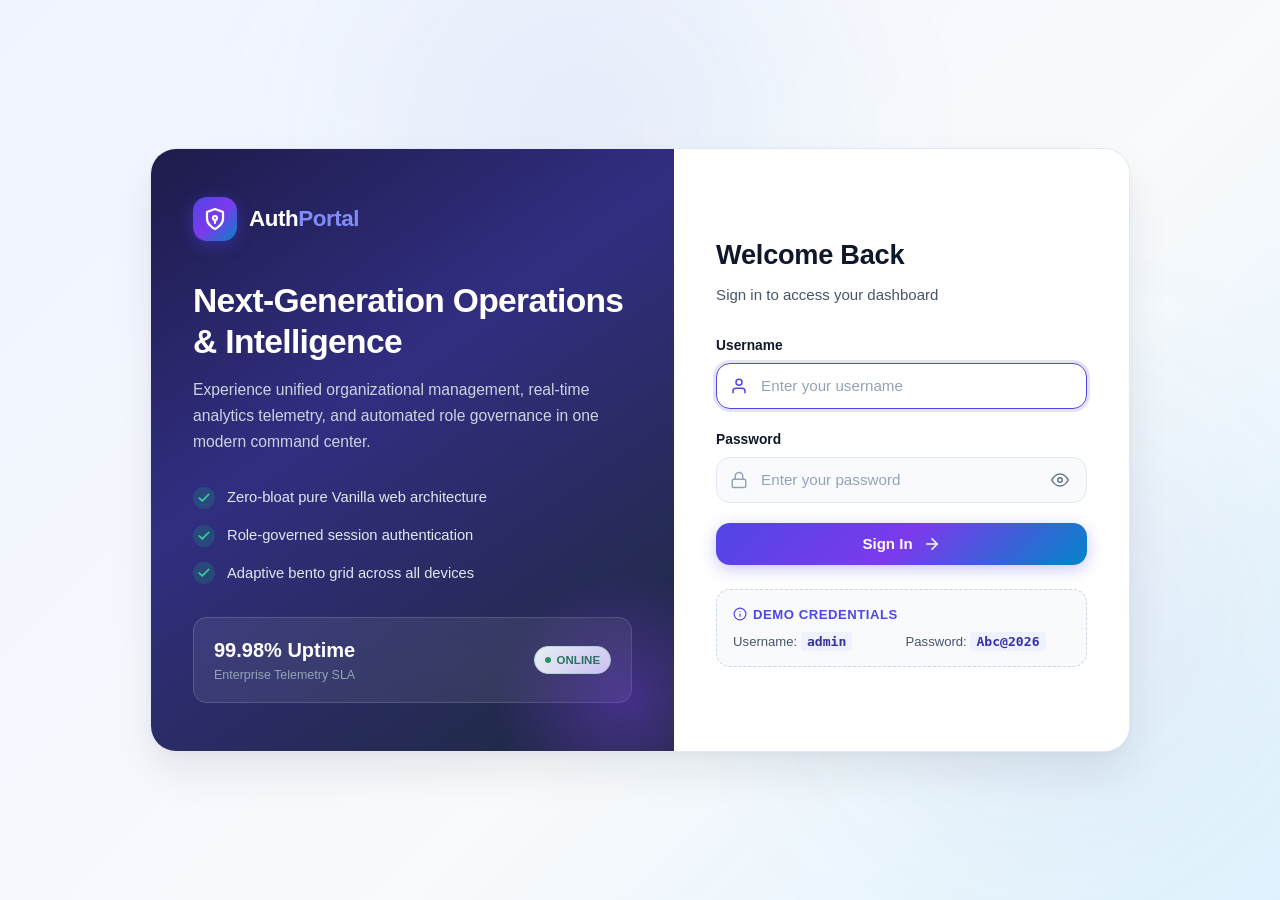
<file: index.html>
<!DOCTYPE html>
<html lang="en">
<head>
  <meta charset="UTF-8">
  <meta name="viewport" content="width=device-width, initial-scale=1.0">
  <title>User Authentication | user-auth11092026</title>
  <meta name="description" content="Secure and modern user authentication gateway for the 2026 user dashboard platform.">
  <link rel="stylesheet" href="css/style.css">
</head>
<body class="auth-page">

  <!-- Ambient Background Mesh Glows -->
  <div class="bg-mesh-glow-1" aria-hidden="true"></div>
  <div class="bg-mesh-glow-2" aria-hidden="true"></div>

  <main class="auth-split-wrapper">
    
    <!-- Left Showcase Column (Brand & Platform Highlight) -->
    <section class="auth-showcase">
      <div>
        <div class="showcase-brand">
          <div class="showcase-logo-icon">
            <svg viewBox="0 0 24 24" fill="none" stroke="currentColor" stroke-width="2.2" stroke-linecap="round" stroke-linejoin="round" aria-hidden="true">
              <path d="M12 22s8-4 8-10V5l-8-3-8 3v7c0 6 8 10 8 10z"/>
              <circle cx="12" cy="11" r="2"/>
              <path d="M12 13v3"/>
            </svg>
          </div>
          <div class="showcase-logo-text">Auth<span>Portal</span></div>
        </div>

        <h2 class="showcase-hero-title">Next-Generation Operations &amp; Intelligence</h2>
        <p class="showcase-hero-desc">
          Experience unified organizational management, real-time analytics telemetry, and automated role governance in one modern command center.
        </p>

        <ul class="showcase-benefits">
          <li class="showcase-benefit-item">
            <span class="showcase-check-icon" aria-hidden="true">
              <svg width="14" height="14" viewBox="0 0 24 24" fill="none" stroke="currentColor" stroke-width="3" stroke-linecap="round" stroke-linejoin="round">
                <polyline points="20 6 9 17 4 12"/>
              </svg>
            </span>
            <span>Zero-bloat pure Vanilla web architecture</span>
          </li>
          <li class="showcase-benefit-item">
            <span class="showcase-check-icon" aria-hidden="true">
              <svg width="14" height="14" viewBox="0 0 24 24" fill="none" stroke="currentColor" stroke-width="3" stroke-linecap="round" stroke-linejoin="round">
                <polyline points="20 6 9 17 4 12"/>
              </svg>
            </span>
            <span>Role-governed session authentication</span>
          </li>
          <li class="showcase-benefit-item">
            <span class="showcase-check-icon" aria-hidden="true">
              <svg width="14" height="14" viewBox="0 0 24 24" fill="none" stroke="currentColor" stroke-width="3" stroke-linecap="round" stroke-linejoin="round">
                <polyline points="20 6 9 17 4 12"/>
              </svg>
            </span>
            <span>Adaptive bento grid across all devices</span>
          </li>
        </ul>
      </div>

      <!-- Floating Stat Glass Badge -->
      <div class="showcase-stat-glass">
        <div>
          <div class="stat-metric-bold">99.98% Uptime</div>
          <div class="stat-metric-sub">Enterprise Telemetry SLA</div>
        </div>
        <div class="console-live-pill">
          <span class="console-live-dot"></span>
          <span>ONLINE</span>
        </div>
      </div>
    </section>

    <!-- Right Authentication Form Column -->
    <section class="auth-form-side">
      
      <header class="auth-form-header">
        <h1 class="auth-title">Welcome Back</h1>
        <p class="auth-subtitle">Sign in to access your dashboard</p>
      </header>

      <!-- Alert Box -->
      <div id="authAlert" class="auth-alert" role="alert" aria-live="assertive">
        <svg class="auth-alert-icon" viewBox="0 0 24 24" fill="none" stroke="currentColor" stroke-width="2" stroke-linecap="round" stroke-linejoin="round" aria-hidden="true">
          <circle cx="12" cy="12" r="10"/>
          <line x1="12" y1="8" x2="12" y2="12"/>
          <line x1="12" y1="16" x2="12.01" y2="16"/>
        </svg>
        <span id="authAlertText"></span>
      </div>

      <!-- Form -->
      <form id="loginForm" class="auth-form" novalidate autocomplete="off">
        
        <!-- Username Field -->
        <div class="form-group">
          <label for="usernameInput" class="form-label">Username</label>
          <div class="input-wrapper">
            <svg class="input-icon" viewBox="0 0 24 24" fill="none" stroke="currentColor" stroke-width="2" stroke-linecap="round" stroke-linejoin="round" aria-hidden="true">
              <path d="M20 21v-2a4 4 0 0 0-4-4H8a4 4 0 0 0-4 4v2"/>
              <circle cx="12" cy="7" r="4"/>
            </svg>
            <input 
              type="text" 
              id="usernameInput" 
              class="form-input" 
              placeholder="Enter your username" 
              required 
              autofocus
              aria-required="true"
            >
          </div>
        </div>

        <!-- Password Field -->
        <div class="form-group">
          <label for="passwordInput" class="form-label">Password</label>
          <div class="input-wrapper">
            <svg class="input-icon" viewBox="0 0 24 24" fill="none" stroke="currentColor" stroke-width="2" stroke-linecap="round" stroke-linejoin="round" aria-hidden="true">
              <rect x="3" y="11" width="18" height="11" rx="2" ry="2"/>
              <path d="M7 11V7a5 5 0 0 1 10 0v4"/>
            </svg>
            <input 
              type="password" 
              id="passwordInput" 
              class="form-input" 
              placeholder="Enter your password" 
              required 
              aria-required="true"
            >
            <button 
              type="button" 
              id="togglePasswordBtn" 
              class="password-toggle" 
              aria-label="Show password" 
              tabindex="0"
            >
              <!-- Eye Icon -->
              <svg class="icon-eye" viewBox="0 0 24 24" fill="none" stroke="currentColor" stroke-width="2" stroke-linecap="round" stroke-linejoin="round">
                <path d="M1 12s4-8 11-8 11 8 11 8-4 8-11 8-11-8-11-8z"/>
                <circle cx="12" cy="12" r="3"/>
              </svg>
              <!-- Eye Off Icon -->
              <svg class="icon-eye-off" viewBox="0 0 24 24" fill="none" stroke="currentColor" stroke-width="2" stroke-linecap="round" stroke-linejoin="round" style="display: none;">
                <path d="M17.94 17.94A10.07 10.07 0 0 1 12 20c-7 0-11-8-11-8a18.45 18.45 0 0 1 5.06-5.94M9.9 4.24A9.12 9.12 0 0 1 12 4c7 0 11 8 11 8a18.5 18.5 0 0 1-2.16 3.19m-6.72-1.07a3 3 0 1 1-4.24-4.24"/>
                <line x1="1" y1="1" x2="23" y2="23"/>
              </svg>
            </button>
          </div>
        </div>

        <!-- Submit Button -->
        <button type="submit" id="loginBtn" class="btn btn-primary btn-full">
          <span class="spinner" aria-hidden="true"></span>
          <span class="btn-text">Sign In</span>
          <svg class="btn-icon" viewBox="0 0 24 24" fill="none" stroke="currentColor" stroke-width="2" stroke-linecap="round" stroke-linejoin="round" aria-hidden="true">
            <line x1="5" y1="12" x2="19" y2="12"/>
            <polyline points="12 5 19 12 12 19"/>
          </svg>
        </button>

      </form>

      <!-- Demo Credentials Hint Box with Quick Fill -->
      <footer class="demo-hint-box" aria-label="Demo login details">
        <div class="demo-hint-title">
          <svg width="14" height="14" viewBox="0 0 24 24" fill="none" stroke="currentColor" stroke-width="2" stroke-linecap="round" stroke-linejoin="round">
            <circle cx="12" cy="12" r="10"/>
            <line x1="12" y1="16" x2="12" y2="12"/>
            <line x1="12" y1="8" x2="12.01" y2="8"/>
          </svg>
          Demo Credentials
        </div>
        <div class="demo-hint-list">
          <div class="demo-hint-item">Username: <code>admin</code></div>
          <div class="demo-hint-item">Password: <code>Abc@2026</code></div>
        </div>
      </footer>

    </section>

  </main>

  <script src="js/script.js"></script>
</body>
</html>
</file>
<file: css/style.css>
/* ==========================================================================
   USER AUTHENTICATION & DASHBOARD - LUMINOUS PEARL & MODERN SLATE THEME
   Repository: user-auth11092026 / user-interface
   ========================================================================== */

/* --------------------------------------------------------------------------
   1. Design Tokens & Variables (Fresh Modern Light Theme)
   -------------------------------------------------------------------------- */
:root {
  /* Color Palette - Fresh, Clean, Luminous */
  --bg-main: #f8fafc;
  --bg-surface: #ffffff;
  --bg-surface-elevated: #ffffff;
  --bg-card: #ffffff;
  --bg-card-hover: #ffffff;
  --bg-card-soft: #f1f5f9;
  --bg-glass: rgba(255, 255, 255, 0.88);

  --text-primary: #0f172a;
  --text-secondary: #475569;
  --text-muted: #64748b;
  --text-light: #94a3b8;
  --text-inverse: #ffffff;

  /* Vibrant Accents & Gradients */
  --primary: #4f46e5;
  --primary-light: #6366f1;
  --primary-dark: #3730a3;
  --primary-soft: rgba(79, 70, 229, 0.08);
  --primary-glow: rgba(79, 70, 229, 0.25);

  --secondary: #0284c7;
  --secondary-light: #0ea5e9;
  --secondary-soft: rgba(2, 132, 199, 0.08);

  --accent-purple: #7c3aed;
  --accent-purple-soft: rgba(124, 58, 237, 0.08);
  --accent-emerald: #059669;
  --accent-emerald-soft: rgba(5, 150, 105, 0.08);
  --accent-rose: #e11d48;
  --accent-rose-soft: rgba(225, 29, 72, 0.08);
  --accent-amber: #d97706;

  /* Gradients */
  --grad-primary: linear-gradient(135deg, #4f46e5 0%, #7c3aed 50%, #0284c7 100%);
  --grad-text: linear-gradient(135deg, #0f172a 30%, #334155 70%, #4f46e5 100%);
  --grad-brand-showcase: linear-gradient(145deg, #1e1b4b 0%, #312e81 40%, #1e293b 100%);
  --grad-accent-pill: linear-gradient(135deg, rgba(79, 70, 229, 0.1) 0%, rgba(2, 132, 199, 0.1) 100%);

  /* Borders & Shadows */
  --border-subtle: #e2e8f0;
  --border-medium: #cbd5e1;
  --border-hover: #94a3b8;
  --border-focus: rgba(79, 70, 229, 0.5);

  --shadow-xs: 0 1px 3px rgba(0, 0, 0, 0.04);
  --shadow-sm: 0 4px 12px rgba(15, 23, 42, 0.05);
  --shadow-md: 0 10px 25px rgba(15, 23, 42, 0.06), 0 2px 6px rgba(15, 23, 42, 0.04);
  --shadow-lg: 0 20px 40px rgba(15, 23, 42, 0.08), 0 4px 10px rgba(15, 23, 42, 0.03);
  --shadow-card-hover: 0 22px 45px rgba(79, 70, 229, 0.12), 0 8px 18px rgba(15, 23, 42, 0.06);

  /* Spacing & Sizes */
  --container-max-width: 1200px;
  --header-height: 76px;
  --border-radius-sm: 8px;
  --border-radius-md: 14px;
  --border-radius-lg: 20px;
  --border-radius-xl: 26px;
  --border-radius-full: 9999px;

  /* Transitions */
  --transition-fast: 0.18s cubic-bezier(0.4, 0, 0.2, 1);
  --transition-normal: 0.28s cubic-bezier(0.4, 0, 0.2, 1);
  --transition-slow: 0.45s cubic-bezier(0.4, 0, 0.2, 1);
}

/* --------------------------------------------------------------------------
   2. Reset & Global Styles
   -------------------------------------------------------------------------- */
*, *::before, *::after {
  margin: 0;
  padding: 0;
  box-sizing: border-box;
}

html {
  scroll-behavior: smooth;
  scroll-padding-top: calc(var(--header-height) + 20px);
}

body {
  font-family: -apple-system, BlinkMacSystemFont, "Segoe UI", Roboto, "Helvetica Neue", Arial, sans-serif;
  background-color: var(--bg-main);
  color: var(--text-primary);
  line-height: 1.6;
  font-size: 16px;
  min-height: 100vh;
  overflow-x: hidden;
  -webkit-font-smoothing: antialiased;
  -moz-osx-font-smoothing: grayscale;
}

/* Atmosphere Ambient Mesh Glows */
.bg-mesh-glow-1 {
  position: fixed;
  top: -120px;
  left: 20%;
  width: 650px;
  height: 500px;
  background: radial-gradient(circle, rgba(79, 70, 229, 0.08) 0%, rgba(2, 132, 199, 0.04) 50%, transparent 70%);
  pointer-events: none;
  z-index: 0;
  filter: blur(80px);
}

.bg-mesh-glow-2 {
  position: fixed;
  bottom: 0;
  right: -50px;
  width: 550px;
  height: 550px;
  background: radial-gradient(circle, rgba(124, 58, 237, 0.07) 0%, rgba(5, 150, 105, 0.03) 60%, transparent 70%);
  pointer-events: none;
  z-index: 0;
  filter: blur(90px);
}

a {
  color: inherit;
  text-decoration: none;
}

button, input, textarea {
  font-family: inherit;
  font-size: inherit;
  border: none;
  outline: none;
}

button {
  cursor: pointer;
}

img, svg {
  display: block;
  max-width: 100%;
}

.container {
  width: 100%;
  max-width: var(--container-max-width);
  margin: 0 auto;
  padding: 0 24px;
  position: relative;
  z-index: 1;
}

/* --------------------------------------------------------------------------
   3. Typography & Badges
   -------------------------------------------------------------------------- */
.section-badge {
  display: inline-flex;
  align-items: center;
  gap: 8px;
  padding: 6px 14px;
  background: var(--primary-soft);
  border: 1px solid rgba(79, 70, 229, 0.2);
  border-radius: var(--border-radius-full);
  font-size: 0.82rem;
  font-weight: 600;
  color: var(--primary);
  letter-spacing: 0.04em;
  text-transform: uppercase;
  margin-bottom: 16px;
}

.badge-dot {
  width: 7px;
  height: 7px;
  border-radius: 50%;
  background: var(--accent-emerald);
  box-shadow: 0 0 8px var(--accent-emerald);
  animation: pulseDot 2s infinite ease-in-out;
}

@keyframes pulseDot {
  0%, 100% { opacity: 1; transform: scale(1); }
  50% { opacity: 0.4; transform: scale(0.85); }
}

.section-title {
  font-size: clamp(2rem, 3.4vw, 2.75rem);
  font-weight: 800;
  line-height: 1.22;
  margin-bottom: 14px;
  color: var(--text-primary);
  letter-spacing: -0.02em;
}

.section-subtitle {
  font-size: 1.05rem;
  color: var(--text-secondary);
  max-width: 620px;
  margin-bottom: 48px;
  line-height: 1.65;
}

.text-center {
  text-align: center;
}

.text-center .section-subtitle {
  margin-left: auto;
  margin-right: auto;
}

/* --------------------------------------------------------------------------
   4. Buttons
   -------------------------------------------------------------------------- */
.btn {
  display: inline-flex;
  align-items: center;
  justify-content: center;
  gap: 10px;
  padding: 12px 24px;
  font-size: 0.94rem;
  font-weight: 600;
  border-radius: var(--border-radius-md);
  transition: all var(--transition-normal);
  position: relative;
  user-select: none;
}

.btn-primary {
  background: var(--grad-primary);
  color: #ffffff;
  box-shadow: 0 4px 16px rgba(79, 70, 229, 0.3);
}

.btn-primary:hover {
  transform: translateY(-2px);
  box-shadow: 0 8px 24px rgba(79, 70, 229, 0.4);
  filter: brightness(1.05);
}

.btn-primary:active {
  transform: translateY(0);
}

.btn-secondary {
  background: #ffffff;
  color: var(--text-primary);
  border: 1px solid var(--border-subtle);
  box-shadow: var(--shadow-xs);
}

.btn-secondary:hover {
  background: #f8fafc;
  border-color: var(--border-medium);
  transform: translateY(-2px);
  box-shadow: var(--shadow-sm);
}

.btn-danger {
  background: #fff1f2;
  color: #be123c;
  border: 1px solid #fecdd3;
  padding: 8px 16px;
  font-size: 0.88rem;
}

.btn-danger:hover {
  background: #e11d48;
  color: #ffffff;
  border-color: #e11d48;
  box-shadow: 0 4px 14px rgba(225, 29, 72, 0.25);
}

.btn-full {
  width: 100%;
}

.btn-icon {
  width: 18px;
  height: 18px;
  transition: transform var(--transition-fast);
}

.btn:hover .btn-icon {
  transform: translateX(3px);
}

/* --------------------------------------------------------------------------
   5. NEW SPLIT-SCREEN AUTHENTICATION PAGE (index.html)
   -------------------------------------------------------------------------- */
.auth-page {
  display: flex;
  align-items: center;
  justify-content: center;
  min-height: 100vh;
  padding: 30px 20px;
  background: linear-gradient(135deg, #f0f4ff 0%, #f8fafc 60%, #e0f2fe 100%);
  position: relative;
}

.auth-split-wrapper {
  width: 100%;
  max-width: 980px;
  background: #ffffff;
  border: 1px solid var(--border-subtle);
  border-radius: var(--border-radius-xl);
  box-shadow: var(--shadow-lg);
  display: grid;
  grid-template-columns: 1.15fr 1fr;
  overflow: hidden;
  position: relative;
  z-index: 2;
  animation: authFadeIn 0.5s ease-out;
}

@keyframes authFadeIn {
  from { opacity: 0; transform: translateY(18px) scale(0.98); }
  to { opacity: 1; transform: translateY(0) scale(1); }
}

/* Left Brand Showcase Column */
.auth-showcase {
  background: var(--grad-brand-showcase);
  color: #ffffff;
  padding: 48px 42px;
  display: flex;
  flex-direction: column;
  justify-content: space-between;
  position: relative;
  overflow: hidden;
}

.auth-showcase::after {
  content: "";
  position: absolute;
  bottom: -80px;
  right: -80px;
  width: 260px;
  height: 260px;
  border-radius: 50%;
  background: radial-gradient(circle, rgba(124, 58, 237, 0.4) 0%, transparent 70%);
  pointer-events: none;
}

.showcase-brand {
  display: flex;
  align-items: center;
  gap: 12px;
  margin-bottom: 40px;
}

.showcase-logo-icon {
  width: 44px;
  height: 44px;
  border-radius: var(--border-radius-md);
  background: var(--grad-primary);
  display: flex;
  align-items: center;
  justify-content: center;
  box-shadow: 0 4px 16px rgba(79, 70, 229, 0.4);
}

.showcase-logo-icon svg {
  width: 24px;
  height: 24px;
  stroke: #ffffff;
}

.showcase-logo-text {
  font-size: 1.4rem;
  font-weight: 800;
  color: #ffffff;
  letter-spacing: -0.02em;
}

.showcase-logo-text span {
  color: #818cf8;
}

.showcase-hero-title {
  font-size: 2.1rem;
  font-weight: 800;
  line-height: 1.22;
  margin-bottom: 14px;
  letter-spacing: -0.02em;
}

.showcase-hero-desc {
  font-size: 0.98rem;
  color: #cbd5e1;
  line-height: 1.65;
  margin-bottom: 32px;
}

.showcase-benefits {
  list-style: none;
  display: flex;
  flex-direction: column;
  gap: 14px;
  margin-bottom: 32px;
}

.showcase-benefit-item {
  display: flex;
  align-items: center;
  gap: 12px;
  font-size: 0.92rem;
  color: #e2e8f0;
}

.showcase-check-icon {
  width: 22px;
  height: 22px;
  border-radius: 50%;
  background: rgba(16, 185, 129, 0.2);
  color: #34d399;
  display: flex;
  align-items: center;
  justify-content: center;
  flex-shrink: 0;
}

/* Floating Glass Stat inside Showcase */
.showcase-stat-glass {
  background: rgba(255, 255, 255, 0.08);
  backdrop-filter: blur(14px);
  border: 1px solid rgba(255, 255, 255, 0.15);
  border-radius: var(--border-radius-md);
  padding: 16px 20px;
  display: flex;
  align-items: center;
  justify-content: space-between;
}

.stat-metric-bold {
  font-size: 1.25rem;
  font-weight: 800;
  color: #ffffff;
}

.stat-metric-sub {
  font-size: 0.78rem;
  color: #94a3b8;
}

/* Right Authentication Form Column */
.auth-form-side {
  padding: 48px 42px;
  display: flex;
  flex-direction: column;
  justify-content: center;
  background: #ffffff;
}

.auth-form-header {
  margin-bottom: 28px;
}

.auth-title {
  font-size: 1.7rem;
  font-weight: 800;
  color: var(--text-primary);
  margin-bottom: 6px;
  letter-spacing: -0.01em;
}

.auth-subtitle {
  font-size: 0.94rem;
  color: var(--text-secondary);
}

/* Alerts */
.auth-alert {
  display: none;
  align-items: center;
  gap: 12px;
  padding: 12px 16px;
  border-radius: var(--border-radius-sm);
  font-size: 0.88rem;
  font-weight: 500;
  margin-bottom: 22px;
  line-height: 1.4;
  animation: shakeAlert 0.4s cubic-bezier(0.36, 0.07, 0.19, 0.97);
}

.auth-alert.show {
  display: flex;
}

.auth-alert-error {
  background: #fef2f2;
  border: 1px solid #fecaca;
  color: #b91c1c;
}

.auth-alert-success {
  background: #f0fdf4;
  border: 1px solid #bbf7d0;
  color: #15803d;
}

.auth-alert-icon {
  flex-shrink: 0;
  width: 18px;
  height: 18px;
}

@keyframes shakeAlert {
  10%, 90% { transform: translate3d(-1px, 0, 0); }
  20%, 80% { transform: translate3d(2px, 0, 0); }
  30%, 50%, 70% { transform: translate3d(-4px, 0, 0); }
  40%, 60% { transform: translate3d(4px, 0, 0); }
}

/* Inputs */
.form-group {
  margin-bottom: 20px;
  position: relative;
}

.form-label {
  display: block;
  font-size: 0.86rem;
  font-weight: 600;
  color: var(--text-primary);
  margin-bottom: 6px;
}

.input-wrapper {
  position: relative;
  display: flex;
  align-items: center;
}

.input-icon {
  position: absolute;
  left: 14px;
  width: 18px;
  height: 18px;
  color: var(--text-light);
  pointer-events: none;
  transition: color var(--transition-fast);
}

.form-input {
  width: 100%;
  height: 46px;
  background: #f8fafc;
  border: 1px solid var(--border-subtle);
  border-radius: var(--border-radius-md);
  padding: 0 16px 0 44px;
  color: var(--text-primary);
  font-size: 0.95rem;
  transition: all var(--transition-normal);
}

.form-input::placeholder {
  color: var(--text-light);
}

.form-input:hover {
  border-color: var(--border-medium);
  background: #ffffff;
}

.form-input:focus {
  border-color: var(--primary);
  box-shadow: 0 0 0 3px rgba(79, 70, 229, 0.15);
  background: #ffffff;
}

.form-input:focus + .input-icon,
.input-wrapper:focus-within .input-icon {
  color: var(--primary);
}

.password-toggle {
  position: absolute;
  right: 12px;
  top: 50%;
  transform: translateY(-50%);
  background: transparent;
  color: var(--text-muted);
  padding: 6px;
  border-radius: 6px;
  display: flex;
  align-items: center;
  justify-content: center;
  transition: color var(--transition-fast);
}

.password-toggle:hover {
  color: var(--text-primary);
}

.password-toggle svg {
  width: 18px;
  height: 18px;
}

/* Spinner */
.btn .spinner {
  display: none;
  width: 18px;
  height: 18px;
  border: 2px solid rgba(255, 255, 255, 0.3);
  border-radius: 50%;
  border-top-color: #ffffff;
  animation: spin 0.75s linear infinite;
}

.btn.loading .btn-text {
  opacity: 0.3;
}

.btn.loading .spinner {
  display: block;
}

@keyframes spin {
  to { transform: rotate(360deg); }
}

/* Demo Credentials Box */
.demo-hint-box {
  margin-top: 24px;
  padding: 14px 16px;
  background: #f8fafc;
  border: 1px dashed #cbd5e1;
  border-radius: var(--border-radius-md);
  font-size: 0.82rem;
  color: var(--text-secondary);
}

.demo-hint-title {
  display: flex;
  align-items: center;
  gap: 6px;
  font-weight: 700;
  color: var(--primary);
  margin-bottom: 6px;
  text-transform: uppercase;
  letter-spacing: 0.04em;
}

.demo-hint-list {
  display: grid;
  grid-template-columns: 1fr 1fr;
  gap: 8px;
}

.demo-hint-item code {
  background: #eef2ff;
  padding: 2px 6px;
  border-radius: 4px;
  color: var(--primary-dark);
  font-weight: 600;
  font-family: monospace;
}

/* --------------------------------------------------------------------------
   6. Dashboard Header (Frosted Glass Modern Navigation)
   -------------------------------------------------------------------------- */
.dashboard-header {
  position: fixed;
  top: 0;
  left: 0;
  right: 0;
  height: var(--header-height);
  background: var(--bg-glass);
  backdrop-filter: blur(20px);
  -webkit-backdrop-filter: blur(20px);
  border-bottom: 1px solid var(--border-subtle);
  z-index: 1000;
  transition: all var(--transition-normal);
}

.dashboard-header.scrolled {
  background: rgba(255, 255, 255, 0.95);
  box-shadow: 0 4px 20px rgba(15, 23, 42, 0.06);
}

.header-container {
  display: flex;
  align-items: center;
  justify-content: space-between;
  height: 100%;
}

.header-logo {
  display: flex;
  align-items: center;
  gap: 12px;
}

.header-logo-icon {
  width: 38px;
  height: 38px;
  border-radius: var(--border-radius-sm);
  background: var(--grad-primary);
  display: flex;
  align-items: center;
  justify-content: center;
  box-shadow: 0 3px 10px rgba(79, 70, 229, 0.3);
}

.header-logo-icon svg {
  width: 20px;
  height: 20px;
  stroke: #ffffff;
}

.header-logo-text {
  font-size: 1.25rem;
  font-weight: 800;
  color: var(--text-primary);
  letter-spacing: -0.02em;
}

.header-logo-text span {
  color: var(--primary);
}

/* Desktop Navigation */
.desktop-nav {
  display: flex;
  align-items: center;
}

.nav-list {
  display: flex;
  align-items: center;
  list-style: none;
  background: #f1f5f9;
  padding: 4px;
  border-radius: var(--border-radius-full);
  gap: 4px;
}

.nav-link {
  display: inline-block;
  padding: 7px 18px;
  font-size: 0.86rem;
  font-weight: 600;
  letter-spacing: 0.04em;
  color: var(--text-secondary);
  border-radius: var(--border-radius-full);
  transition: all var(--transition-fast);
}

.nav-link:hover {
  color: var(--text-primary);
}

/* Active State */
.nav-link.active {
  color: var(--primary);
  background: #ffffff;
  box-shadow: 0 2px 8px rgba(15, 23, 42, 0.08);
}

.header-actions {
  display: flex;
  align-items: center;
  gap: 14px;
}

.user-badge {
  display: flex;
  align-items: center;
  gap: 8px;
  padding: 5px 12px;
  background: #f1f5f9;
  border-radius: var(--border-radius-full);
  font-size: 0.84rem;
  font-weight: 600;
  color: var(--text-primary);
}

.user-avatar {
  width: 24px;
  height: 24px;
  border-radius: 50%;
  background: var(--grad-primary);
  display: flex;
  align-items: center;
  justify-content: center;
  font-size: 0.72rem;
  font-weight: 700;
  color: #ffffff;
}

/* Hamburger Button */
.hamburger-btn {
  display: none;
  flex-direction: column;
  justify-content: center;
  align-items: center;
  width: 40px;
  height: 40px;
  background: #f1f5f9;
  border-radius: var(--border-radius-sm);
  gap: 5px;
  z-index: 1100;
}

.hamburger-line {
  width: 20px;
  height: 2px;
  background: var(--text-primary);
  border-radius: 2px;
  transition: all var(--transition-fast);
}

.hamburger-btn.active .hamburger-line:nth-child(1) {
  transform: translateY(7px) rotate(45deg);
}

.hamburger-btn.active .hamburger-line:nth-child(2) {
  opacity: 0;
}

.hamburger-btn.active .hamburger-line:nth-child(3) {
  transform: translateY(-7px) rotate(-45deg);
}

/* Mobile Drawer */
.mobile-nav-drawer {
  display: none;
  position: fixed;
  top: var(--header-height);
  left: 0;
  right: 0;
  background: #ffffff;
  border-bottom: 1px solid var(--border-subtle);
  padding: 24px;
  z-index: 999;
  flex-direction: column;
  gap: 16px;
  box-shadow: var(--shadow-lg);
  transform: translateY(-100%);
  opacity: 0;
  transition: transform var(--transition-normal), opacity var(--transition-normal);
}

.mobile-nav-drawer.open {
  transform: translateY(0);
  opacity: 1;
}

.mobile-nav-list {
  display: flex;
  flex-direction: column;
  list-style: none;
  gap: 8px;
}

.mobile-nav-link {
  display: block;
  padding: 12px 16px;
  font-size: 0.96rem;
  font-weight: 600;
  color: var(--text-secondary);
  border-radius: var(--border-radius-md);
}

.mobile-nav-link.active {
  color: var(--primary);
  background: var(--primary-soft);
}

.mobile-nav-actions {
  display: flex;
  align-items: center;
  justify-content: space-between;
  padding-top: 16px;
  border-top: 1px solid var(--border-subtle);
}

/* --------------------------------------------------------------------------
   7. HERO SECTION (Fresh New Asymmetric Layout with Bento Dashboard Preview)
   -------------------------------------------------------------------------- */
.hero-section {
  padding-top: calc(var(--header-height) + 50px);
  padding-bottom: 80px;
  position: relative;
}

.hero-grid {
  display: grid;
  grid-template-columns: 1.1fr 1fr;
  gap: 52px;
  align-items: center;
  margin-bottom: 50px;
}

.hero-content {
  max-width: 580px;
}

.hero-title {
  font-size: clamp(2.4rem, 4vw, 3.4rem);
  font-weight: 800;
  line-height: 1.15;
  margin-bottom: 18px;
  letter-spacing: -0.025em;
  color: var(--text-primary);
}

.hero-title span {
  background: var(--grad-primary);
  -webkit-background-clip: text;
  -webkit-text-fill-color: transparent;
}

.hero-description {
  font-size: 1.1rem;
  color: var(--text-secondary);
  line-height: 1.7;
  margin-bottom: 34px;
}

.hero-cta-group {
  display: flex;
  align-items: center;
  gap: 16px;
  flex-wrap: wrap;
}

/* Hero Right Side - Crisp Bento Visual Component (CSS Only) */
.hero-visual {
  position: relative;
}

.bento-console {
  background: #ffffff;
  border: 1px solid var(--border-subtle);
  border-radius: var(--border-radius-xl);
  padding: 24px;
  box-shadow: var(--shadow-lg);
  position: relative;
}

.console-header {
  display: flex;
  align-items: center;
  justify-content: space-between;
  padding-bottom: 16px;
  border-bottom: 1px solid var(--border-subtle);
  margin-bottom: 18px;
}

.window-dots {
  display: flex;
  gap: 6px;
}

.window-dot {
  width: 10px;
  height: 10px;
  border-radius: 50%;
}

.dot-red { background: #f87171; }
.dot-yellow { background: #fbbf24; }
.dot-green { background: #34d399; }

.console-title {
  font-size: 0.8rem;
  color: var(--text-muted);
  font-weight: 700;
  text-transform: uppercase;
  letter-spacing: 0.06em;
}

.console-live-pill {
  display: inline-flex;
  align-items: center;
  gap: 6px;
  padding: 4px 10px;
  background: #f0fdf4;
  border: 1px solid #bbf7d0;
  border-radius: var(--border-radius-full);
  font-size: 0.72rem;
  font-weight: 700;
  color: #15803d;
}

.console-live-dot {
  width: 6px;
  height: 6px;
  border-radius: 50%;
  background: #16a34a;
  animation: pulseDot 2s infinite ease-in-out;
}

.console-stats-grid {
  display: grid;
  grid-template-columns: 1fr 1fr;
  gap: 12px;
  margin-bottom: 18px;
}

.console-stat-box {
  background: #f8fafc;
  border: 1px solid var(--border-subtle);
  border-radius: var(--border-radius-md);
  padding: 14px 16px;
  transition: transform var(--transition-fast);
}

.console-stat-box:hover {
  transform: translateY(-2px);
  border-color: var(--border-medium);
}

.stat-box-label {
  font-size: 0.76rem;
  color: var(--text-muted);
  font-weight: 600;
  text-transform: uppercase;
  margin-bottom: 4px;
}

.stat-box-num {
  font-size: 1.35rem;
  font-weight: 800;
  color: var(--text-primary);
  display: flex;
  align-items: baseline;
  gap: 6px;
}

.stat-box-trend {
  font-size: 0.75rem;
  font-weight: 700;
  color: var(--accent-emerald);
}

/* Activity Visual Graph */
.console-chart-container {
  background: #f8fafc;
  border: 1px solid var(--border-subtle);
  border-radius: var(--border-radius-md);
  padding: 16px;
}

.chart-header {
  display: flex;
  justify-content: space-between;
  align-items: center;
  margin-bottom: 14px;
}

.chart-title {
  font-size: 0.84rem;
  font-weight: 700;
  color: var(--text-primary);
}

.chart-bars {
  display: flex;
  align-items: flex-end;
  gap: 12px;
  height: 85px;
}

.chart-bar-wrap {
  flex: 1;
  display: flex;
  flex-direction: column;
  align-items: center;
  gap: 6px;
  height: 100%;
  justify-content: flex-end;
}

.chart-bar-fill {
  width: 100%;
  background: #e2e8f0;
  border-radius: 4px;
  transition: height 0.4s ease;
}

.chart-bar-fill.active {
  background: var(--grad-primary);
  box-shadow: 0 4px 12px rgba(79, 70, 229, 0.3);
}

.chart-bar-label {
  font-size: 0.7rem;
  color: var(--text-muted);
  font-weight: 600;
}

/* Floating Clean Badges */
.floating-badge {
  position: absolute;
  padding: 10px 16px;
  background: #ffffff;
  border: 1px solid var(--border-subtle);
  border-radius: var(--border-radius-md);
  box-shadow: var(--shadow-md);
  display: flex;
  align-items: center;
  gap: 12px;
  z-index: 3;
  animation: floatMotion 5s ease-in-out infinite alternate;
}

.floating-badge-1 {
  top: -20px;
  right: -16px;
}

.floating-badge-2 {
  bottom: -20px;
  left: -20px;
  animation-delay: -2.5s;
}

@keyframes floatMotion {
  0% { transform: translateY(0); }
  100% { transform: translateY(-8px); }
}

.badge-icon-wrap {
  width: 34px;
  height: 34px;
  border-radius: 50%;
  background: #ecfdf5;
  display: flex;
  align-items: center;
  justify-content: center;
  color: #059669;
}

.badge-icon-purple {
  background: #f5f3ff;
  color: #7c3aed;
}

.badge-text-primary {
  font-size: 0.84rem;
  font-weight: 700;
  color: var(--text-primary);
}

.badge-text-sub {
  font-size: 0.72rem;
  color: var(--text-muted);
}

/* Horizontal KPI Summary Strip across Hero */
.hero-kpi-strip {
  display: grid;
  grid-template-columns: repeat(4, 1fr);
  gap: 20px;
  padding: 24px 30px;
  background: #ffffff;
  border: 1px solid var(--border-subtle);
  border-radius: var(--border-radius-lg);
  box-shadow: var(--shadow-sm);
}

.kpi-strip-item {
  display: flex;
  align-items: center;
  gap: 16px;
}

.kpi-icon-circle {
  width: 44px;
  height: 44px;
  border-radius: var(--border-radius-md);
  background: var(--primary-soft);
  color: var(--primary);
  display: flex;
  align-items: center;
  justify-content: center;
  flex-shrink: 0;
}

.kpi-strip-val {
  font-size: 1.3rem;
  font-weight: 800;
  color: var(--text-primary);
  line-height: 1.2;
}

.kpi-strip-label {
  font-size: 0.8rem;
  color: var(--text-muted);
  font-weight: 500;
}

/* --------------------------------------------------------------------------
   8. ABOUT US SECTION (Bento Grid Feature Cards)
   -------------------------------------------------------------------------- */
.about-section {
  padding: 90px 0;
  position: relative;
  background: #ffffff;
  border-top: 1px solid var(--border-subtle);
  border-bottom: 1px solid var(--border-subtle);
}

.about-features-grid {
  display: grid;
  grid-template-columns: repeat(4, 1fr);
  gap: 24px;
}

.feature-card {
  background: #f8fafc;
  border: 1px solid var(--border-subtle);
  border-radius: var(--border-radius-lg);
  padding: 32px 24px;
  transition: all var(--transition-normal);
  position: relative;
  overflow: hidden;
}

.feature-card::before {
  content: "";
  position: absolute;
  top: 0;
  left: 0;
  right: 0;
  height: 3px;
  background: var(--grad-primary);
  opacity: 0;
  transition: opacity var(--transition-fast);
}

.feature-card:hover {
  transform: translateY(-6px);
  background: #ffffff;
  border-color: var(--primary-light);
  box-shadow: var(--shadow-card-hover);
}

.feature-card:hover::before {
  opacity: 1;
}

.feature-icon-box {
  width: 52px;
  height: 52px;
  border-radius: var(--border-radius-md);
  background: #ffffff;
  border: 1px solid var(--border-subtle);
  display: flex;
  align-items: center;
  justify-content: center;
  margin-bottom: 20px;
  color: var(--primary);
  transition: all var(--transition-fast);
  box-shadow: var(--shadow-xs);
}

.feature-card:hover .feature-icon-box {
  background: var(--grad-primary);
  color: #ffffff;
  border-color: transparent;
  transform: scale(1.05);
}

.feature-icon-box svg {
  width: 24px;
  height: 24px;
}

.feature-title {
  font-size: 1.15rem;
  font-weight: 700;
  color: var(--text-primary);
  margin-bottom: 10px;
}

.feature-desc {
  font-size: 0.92rem;
  color: var(--text-secondary);
  line-height: 1.6;
}

/* --------------------------------------------------------------------------
   9. CATEGEORY SECTION (Modern Cards with Vibrant Tags)
   -------------------------------------------------------------------------- */
.category-section {
  padding: 90px 0;
  position: relative;
}

.category-grid {
  display: grid;
  grid-template-columns: repeat(3, 1fr);
  gap: 28px;
}

.category-card {
  background: #ffffff;
  border: 1px solid var(--border-subtle);
  border-radius: var(--border-radius-lg);
  padding: 32px 28px;
  display: flex;
  flex-direction: column;
  justify-content: space-between;
  box-shadow: var(--shadow-xs);
  transition: all var(--transition-normal);
  position: relative;
}

.category-card:hover {
  transform: translateY(-6px);
  border-color: var(--primary-light);
  box-shadow: var(--shadow-card-hover);
}

.category-top {
  margin-bottom: 22px;
}

.category-header-row {
  display: flex;
  align-items: center;
  justify-content: space-between;
  margin-bottom: 18px;
}

.category-icon-wrap {
  width: 48px;
  height: 48px;
  border-radius: var(--border-radius-md);
  background: var(--secondary-soft);
  display: flex;
  align-items: center;
  justify-content: center;
  color: var(--secondary);
  transition: all var(--transition-fast);
}

.category-card:hover .category-icon-wrap {
  background: var(--grad-primary);
  color: #ffffff;
  transform: scale(1.05);
}

.category-icon-wrap svg {
  width: 24px;
  height: 24px;
}

.category-tag {
  font-size: 0.72rem;
  font-weight: 700;
  padding: 4px 10px;
  border-radius: var(--border-radius-full);
  background: #f1f5f9;
  color: var(--text-muted);
  text-transform: uppercase;
  letter-spacing: 0.04em;
}

.category-card-title {
  font-size: 1.25rem;
  font-weight: 700;
  color: var(--text-primary);
  margin-bottom: 8px;
}

.category-card-desc {
  font-size: 0.94rem;
  color: var(--text-secondary);
  line-height: 1.6;
}

.category-action {
  display: inline-flex;
  align-items: center;
  gap: 8px;
  font-size: 0.9rem;
  font-weight: 600;
  color: var(--primary);
  padding-top: 16px;
  border-top: 1px solid var(--border-subtle);
  transition: gap var(--transition-fast), color var(--transition-fast);
}

.category-card:hover .category-action {
  color: var(--primary-dark);
  gap: 12px;
}

.category-action svg {
  width: 16px;
  height: 16px;
  transition: transform var(--transition-fast);
}

.category-card:hover .category-action svg {
  transform: translateX(4px);
}

/* --------------------------------------------------------------------------
   10. CONTACT SECTION
   -------------------------------------------------------------------------- */
.contact-section {
  padding: 90px 0;
  position: relative;
  background: #ffffff;
  border-top: 1px solid var(--border-subtle);
}

.contact-grid {
  display: grid;
  grid-template-columns: 1fr 1.3fr;
  gap: 48px;
  align-items: start;
}

.contact-info-card {
  background: #f8fafc;
  border: 1px solid var(--border-subtle);
  border-radius: var(--border-radius-lg);
  padding: 38px 32px;
}

.contact-info-title {
  font-size: 1.35rem;
  font-weight: 800;
  color: var(--text-primary);
  margin-bottom: 10px;
}

.contact-info-desc {
  font-size: 0.95rem;
  color: var(--text-secondary);
  line-height: 1.65;
  margin-bottom: 28px;
}

.contact-details-list {
  display: flex;
  flex-direction: column;
  gap: 20px;
}

.contact-item {
  display: flex;
  align-items: flex-start;
  gap: 16px;
}

.contact-item-icon {
  width: 42px;
  height: 42px;
  border-radius: var(--border-radius-md);
  background: #ffffff;
  border: 1px solid var(--border-subtle);
  display: flex;
  align-items: center;
  justify-content: center;
  color: var(--primary);
  flex-shrink: 0;
  box-shadow: var(--shadow-xs);
}

.contact-item-icon svg {
  width: 20px;
  height: 20px;
}

.contact-item-label {
  font-size: 0.78rem;
  color: var(--text-muted);
  text-transform: uppercase;
  font-weight: 700;
  letter-spacing: 0.04em;
  margin-bottom: 2px;
}

.contact-item-value {
  font-size: 0.96rem;
  color: var(--text-primary);
  font-weight: 600;
}

/* Contact Form Card */
.contact-form-card {
  background: #ffffff;
  border: 1px solid var(--border-subtle);
  border-radius: var(--border-radius-lg);
  padding: 38px 34px;
  box-shadow: var(--shadow-sm);
}

.contact-feedback {
  display: none;
  align-items: center;
  gap: 12px;
  padding: 14px 18px;
  border-radius: var(--border-radius-sm);
  font-size: 0.92rem;
  font-weight: 500;
  margin-bottom: 22px;
}

.contact-feedback.show {
  display: flex;
  animation: authFadeIn 0.3s ease;
}

.contact-feedback-success {
  background: #f0fdf4;
  border: 1px solid #bbf7d0;
  color: #15803d;
}

.contact-feedback-error {
  background: #fef2f2;
  border: 1px solid #fecaca;
  color: #b91c1c;
}

.form-textarea {
  width: 100%;
  min-height: 120px;
  background: #f8fafc;
  border: 1px solid var(--border-subtle);
  border-radius: var(--border-radius-md);
  padding: 14px 16px;
  color: var(--text-primary);
  font-size: 0.95rem;
  resize: vertical;
  transition: all var(--transition-normal);
}

.form-textarea::placeholder {
  color: var(--text-light);
}

.form-textarea:focus {
  border-color: var(--primary);
  box-shadow: 0 0 0 3px rgba(79, 70, 229, 0.15);
  background: #ffffff;
}

/* --------------------------------------------------------------------------
   11. FOOTER (Deep Slate Grounded Contrast Footer)
   -------------------------------------------------------------------------- */
.dashboard-footer {
  background: #0f172a;
  color: #ffffff;
  padding: 64px 0 32px;
  position: relative;
  z-index: 1;
}

.footer-top {
  display: grid;
  grid-template-columns: 1.5fr 1fr 1fr;
  gap: 48px;
  margin-bottom: 48px;
}

.footer-brand-desc {
  color: #94a3b8;
  font-size: 0.92rem;
  max-width: 360px;
  margin-top: 14px;
  line-height: 1.65;
}

.footer-col-title {
  font-size: 0.92rem;
  font-weight: 700;
  color: #ffffff;
  text-transform: uppercase;
  letter-spacing: 0.06em;
  margin-bottom: 18px;
}

.footer-links-list {
  display: flex;
  flex-direction: column;
  gap: 10px;
  list-style: none;
}

.footer-links-list a {
  font-size: 0.9rem;
  color: #94a3b8;
  transition: color var(--transition-fast), padding-left var(--transition-fast);
}

.footer-links-list a:hover {
  color: #ffffff;
  padding-left: 4px;
}

.footer-social-links {
  display: flex;
  gap: 10px;
}

.social-btn {
  width: 38px;
  height: 38px;
  border-radius: var(--border-radius-sm);
  background: rgba(255, 255, 255, 0.08);
  display: flex;
  align-items: center;
  justify-content: center;
  color: #cbd5e1;
  transition: all var(--transition-fast);
}

.social-btn:hover {
  background: var(--primary);
  color: #ffffff;
  transform: translateY(-2px);
}

.social-btn svg {
  width: 18px;
  height: 18px;
}

.footer-bottom {
  padding-top: 28px;
  border-top: 1px solid rgba(255, 255, 255, 0.1);
  display: flex;
  align-items: center;
  justify-content: space-between;
  font-size: 0.86rem;
  color: #94a3b8;
}

/* --------------------------------------------------------------------------
   12. Responsive Media Queries
   -------------------------------------------------------------------------- */

/* Tablet (max-width: 992px) */
@media (max-width: 992px) {
  .auth-split-wrapper {
    grid-template-columns: 1fr;
  }

  .auth-showcase {
    display: none; /* Keep login streamlined on smaller screens */
  }

  .auth-form-side {
    padding: 38px 28px;
  }

  .hero-grid {
    grid-template-columns: 1fr;
    gap: 44px;
  }

  .hero-content {
    max-width: 100%;
    text-align: center;
  }

  .hero-cta-group {
    justify-content: center;
  }

  .hero-kpi-strip {
    grid-template-columns: repeat(2, 1fr);
  }

  .about-features-grid {
    grid-template-columns: repeat(2, 1fr);
  }

  .category-grid {
    grid-template-columns: repeat(2, 1fr);
  }

  .contact-grid {
    grid-template-columns: 1fr;
  }

  .footer-top {
    grid-template-columns: 1fr 1fr;
  }
}

/* Mobile (max-width: 768px) */
@media (max-width: 768px) {
  :root {
    --header-height: 68px;
  }

  .desktop-nav {
    display: none;
  }

  .hamburger-btn {
    display: flex;
  }

  .mobile-nav-drawer {
    display: flex;
  }

  .hero-section {
    padding-top: calc(var(--header-height) + 24px);
    padding-bottom: 50px;
  }

  .hero-title {
    font-size: 2.15rem;
  }

  .floating-badge {
    display: none;
  }

  .hero-kpi-strip {
    grid-template-columns: 1fr;
    padding: 20px;
  }

  .about-section,
  .category-section,
  .contact-section {
    padding: 56px 0;
  }

  .category-grid {
    grid-template-columns: 1fr;
  }

  .about-features-grid {
    grid-template-columns: 1fr;
  }

  .contact-form-card,
  .contact-info-card {
    padding: 26px 20px;
  }

  .footer-top {
    grid-template-columns: 1fr;
    gap: 30px;
  }

  .footer-bottom {
    flex-direction: column;
    gap: 12px;
    text-align: center;
  }
}

/* Small Mobile (max-width: 480px) */
@media (max-width: 480px) {
  .container {
    padding: 0 16px;
  }

  .auth-form-side {
    padding: 28px 18px;
  }

  .hero-cta-group {
    flex-direction: column;
    width: 100%;
  }

  .hero-cta-group .btn {
    width: 100%;
  }

  .demo-hint-list {
    grid-template-columns: 1fr;
  }
}
</file>
